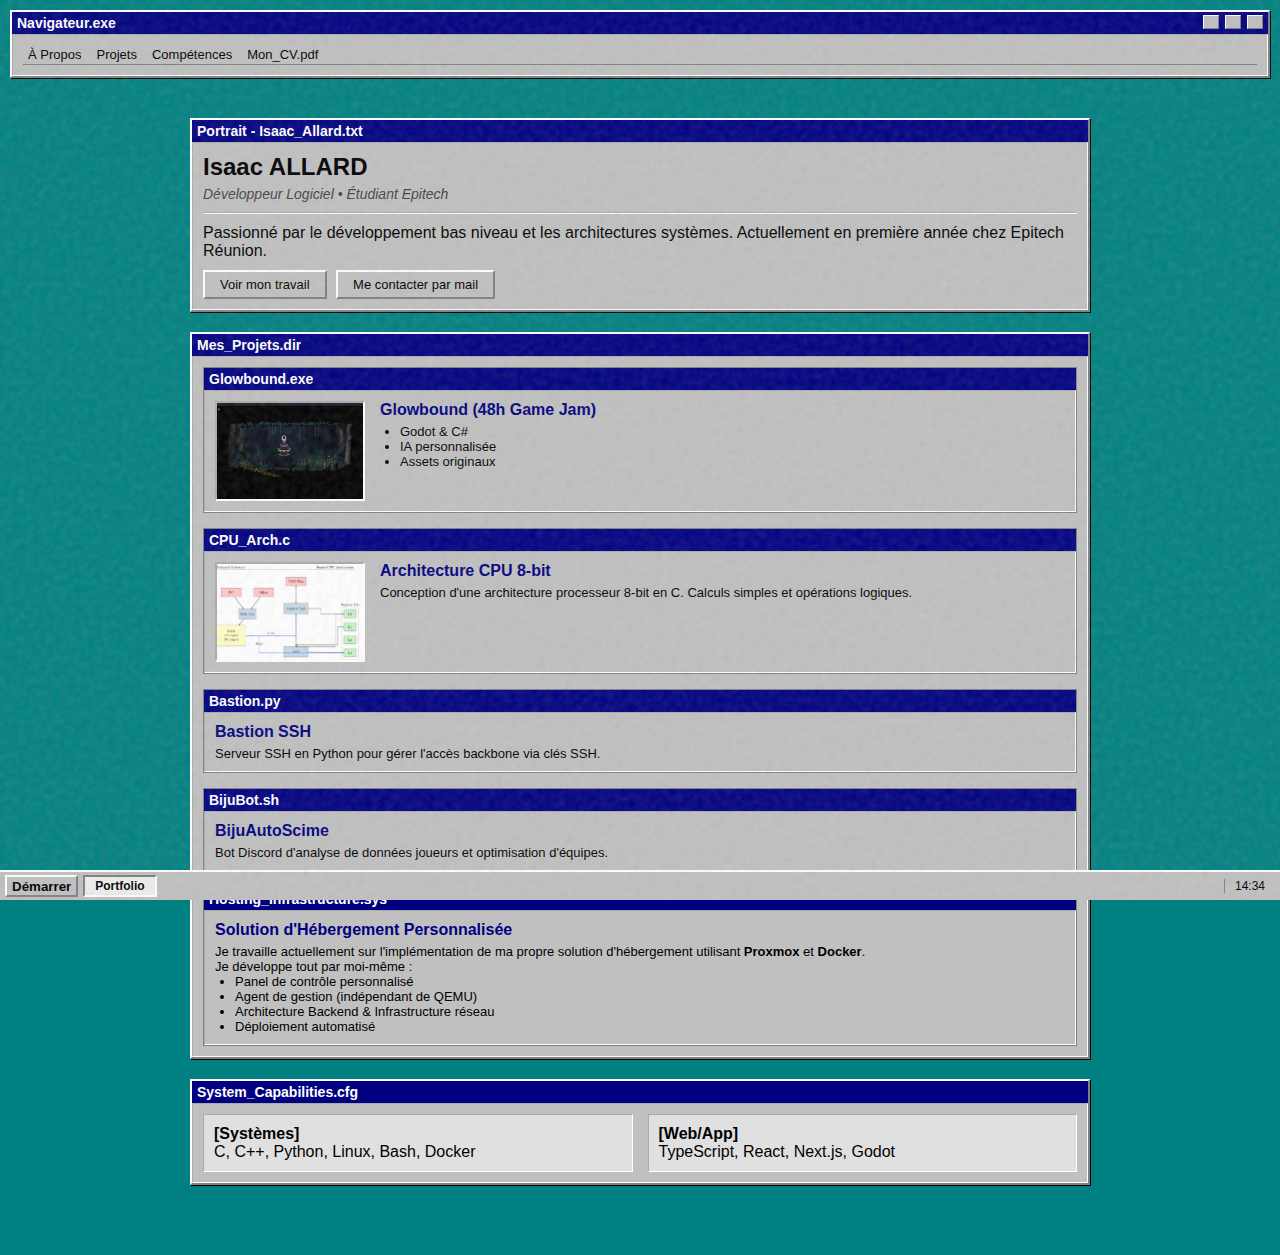
<file: index.html>
<!DOCTYPE html>
<html lang="fr">

<head>
    <meta charset="UTF-8">
    <meta name="viewport" content="width=device-width, initial-scale=1.0">
    <link rel="stylesheet" href="style.css">
    <title>Isaac Allard - Portfolio</title>
</head>

<body>
    <div id="desktop">
        <header class="window" id="main-nav">
            <div class="title-bar">
                <div class="title-bar-text">Navigateur.exe</div>
                <div class="title-bar-controls">
                    <button aria-label="Minimize"></button>
                    <button aria-label="Maximize"></button>
                    <button aria-label="Close"></button>
                </div>
            </div>
            <nav class="window-body">
                <ul class="menu-bar">
                    <li><a href="#about">À Propos</a></li>
                    <li><a href="#projects">Projets</a></li>
                    <li><a href="#skills">Compétences</a></li>
                    <li><a href="cv.html">Mon_CV.pdf</a></li>
                </ul>
            </nav>
        </header>

        <main class="container">
            <section class="window section-window" id="about">
                <div class="title-bar">
                    <div class="title-bar-text">Portrait - Isaac_Allard.txt</div>
                </div>
                <div class="window-body">
                    <h1>Isaac ALLARD</h1>
                    <p class="subtitle">Développeur Logiciel • Étudiant Epitech</p>
                    <hr>
                    <p>Passionné par le développement bas niveau et les architectures systèmes. Actuellement en première
                        année chez Epitech Réunion.</p>
                    <div class="social-links">
                        <a href="https://github.com/Arylite" target="_blank" class="retro-btn">Voir mon travail</a>
                        <a href="mailto:isaac.allard.974@hotmail.com" class="retro-btn">Me contacter par mail</a>
                    </div>
                </div>
            </section>

            <section class="window section-window" id="projects">
                <div class="title-bar">
                    <div class="title-bar-text">Mes_Projets.dir</div>
                </div>
                <div class="window-body">
                    <div class="projects-list">
                        <article class="project-window">
                            <div class="title-bar">
                                <div class="title-bar-text">Glowbound.exe</div>
                            </div>
                            <div class="window-body">
                                <div class="project-content">
                                    <div class="project-image">
                                        <img src="assets/glowbound.png" alt="Glowbound Screenshot">
                                    </div>
                                    <div class="project-info">
                                        <h3>Glowbound (48h Game Jam)</h3>
                                        <ul>
                                            <li>Godot & C#</li>
                                            <li>IA personnalisée</li>
                                            <li>Assets originaux</li>
                                        </ul>
                                    </div>
                                </div>
                            </div>
                        </article>

                        <article class="project-window">
                            <div class="title-bar">
                                <div class="title-bar-text">CPU_Arch.c</div>
                            </div>
                            <div class="window-body">
                                <div class="project-content">
                                    <div class="project-image">
                                        <img src="assets/cpu.png" alt="CPU Arch Screenshot">
                                    </div>
                                    <div class="project-info">
                                        <h3>Architecture CPU 8-bit</h3>
                                        <p>Conception d'une architecture processeur 8-bit en C. Calculs simples et
                                            opérations logiques.</p>
                                    </div>
                                </div>
                            </div>
                        </article>

                        <article class="project-window">
                            <div class="title-bar">
                                <div class="title-bar-text">Bastion.py</div>
                            </div>
                            <div class="window-body">
                                <div class="project-content">
                                    <div class="project-info">
                                        <h3>Bastion SSH</h3>
                                        <p>Serveur SSH en Python pour gérer l'accès backbone via clés SSH.</p>
                                    </div>
                                </div>
                            </div>
                        </article>

                        <article class="project-window">
                            <div class="title-bar">
                                <div class="title-bar-text">BijuBot.sh</div>
                            </div>
                            <div class="window-body">
                                <div class="project-content">
                                    <div class="project-info">
                                        <h3>BijuAutoScime</h3>
                                        <p>Bot Discord d'analyse de données joueurs et optimisation d'équipes.</p>
                                    </div>
                                </div>
                            </div>
                        </article>

                        <article class="project-window">
                            <div class="title-bar">
                                <div class="title-bar-text">Hosting_Infrastructure.sys</div>
                            </div>
                            <div class="window-body">
                                <div class="project-content">
                                    <div class="project-info">
                                        <h3>Solution d'Hébergement Personnalisée</h3>
                                        <p>Je travaille actuellement sur l'implémentation de ma propre solution
                                            d'hébergement utilisant <strong>Proxmox</strong> et <strong>Docker</strong>.
                                        </p>
                                        <p>Je développe tout par moi-même :</p>
                                        <ul>
                                            <li>Panel de contrôle personnalisé</li>
                                            <li>Agent de gestion (indépendant de QEMU)</li>
                                            <li>Architecture Backend & Infrastructure réseau</li>
                                            <li>Déploiement automatisé</li>
                                        </ul>
                                    </div>
                                </div>
                            </div>
                        </article>
                    </div>
                </div>
            </section>

            <section class="window section-window" id="skills">
                <div class="title-bar">
                    <div class="title-bar-text">System_Capabilities.cfg</div>
                </div>
                <div class="window-body">
                    <div class="skills-grid">
                        <div class="skill-group">
                            <strong>[Systèmes]</strong>
                            <p>C, C++, Python, Linux, Bash, Docker</p>
                        </div>
                        <div class="skill-group">
                            <strong>[Web/App]</strong>
                            <p>TypeScript, React, Next.js, Godot</p>
                        </div>
                    </div>
                </div>
            </section>
        </main>

        <footer class="taskbar">
            <button class="start-button">Démarrer</button>
            <div class="taskbar-items">
                <div class="taskbar-item active">Portfolio</div>
            </div>
            <div class="clock" id="clock">12:00</div>
        </footer>
    </div>

    <script>
        function updateClock() {
            const now = new Date();
            document.getElementById('clock').innerText = now.getHours().toString().padStart(2, '0') + ':' + now.getMinutes().toString().padStart(2, '0');
        }
        setInterval(updateClock, 1000);
        updateClock();
    </script>
</body>

</html>
</file>
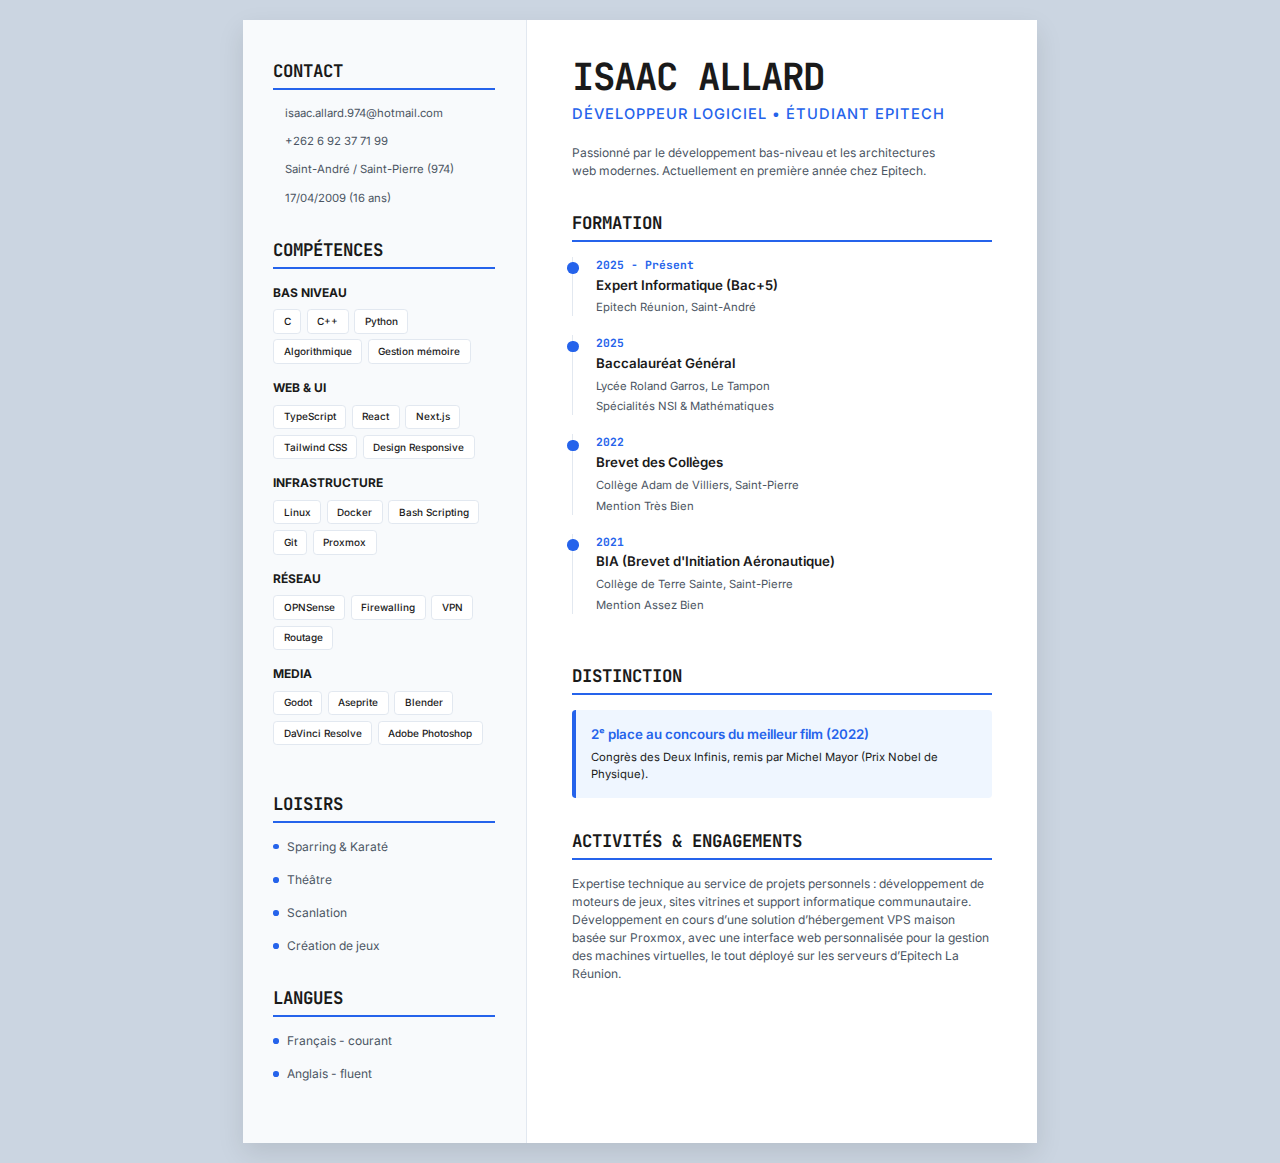
<file: cv.html>
<!DOCTYPE html>
<html lang="fr">

<head>
    <meta charset="UTF-8">
    <meta name="viewport" content="width=device-width, initial-scale=1.0">
    <title>CV - Isaac ALLARD</title>
    <link rel="stylesheet" href="https://use.hugeicons.com/font/icons.css">
    <style>
        @import url('https://fonts.googleapis.com/css2?family=Inter:wght@300;400;500;600;700&family=JetBrains+Mono:wght@400;700&display=swap');

        :root {
            --primary: #1a1a1a;
            --secondary: #4b5563;
            --accent: #2563eb;
            --bg: #ffffff;
            --sidebar-bg: #f8fafc;
            --border: #e2e8f0;
        }

        * {
            margin: 0;
            padding: 0;
            box-sizing: border-box;
        }

        @page {
            size: A4;
            margin: 0;
        }

        @media print {
            body {
                -webkit-print-color-adjust: exact;
                print-color-adjust: exact;
            }
        }

        body {
            font-family: 'Inter', sans-serif;
            background: #cbd5e1;
            color: var(--primary);
            line-height: 1.5;
            -webkit-font-smoothing: antialiased;
        }

        .page {
            width: 210mm;
            height: 297mm;
            margin: 20px auto;
            background: white;
            display: flex;
            box-shadow: 0 10px 25px rgba(0, 0, 0, 0.1);
            position: relative;
            overflow: hidden;
        }

        @media print {
            .page {
                margin: 0;
                box-shadow: none;
            }
        }

        /* Sidebar */
        .sidebar {
            width: 75mm;
            background: var(--sidebar-bg);
            padding: 10mm 8mm;
            border-right: 1px solid var(--border);
            display: flex;
            flex-direction: column;
            gap: 8mm;
        }

        /* Main Content */
        .main {
            flex: 1;
            padding: 10mm 12mm;
            display: flex;
            flex-direction: column;
            gap: 8mm;
        }

        /* Typography */
        h1 {
            font-family: 'JetBrains Mono', monospace;
            font-size: 28pt;
            font-weight: 700;
            text-transform: uppercase;
            line-height: 1;
            letter-spacing: -1px;
            color: var(--primary);
            margin-bottom: 2mm;
        }

        .subtitle {
            font-size: 11pt;
            font-weight: 500;
            color: var(--accent);
            text-transform: uppercase;
            letter-spacing: 1px;
            margin-bottom: 5mm;
        }

        h2 {
            font-family: 'JetBrains Mono', monospace;
            font-size: 13pt;
            font-weight: 700;
            text-transform: uppercase;
            border-bottom: 2px solid var(--accent);
            padding-bottom: 1mm;
            margin-bottom: 4mm;
            display: flex;
            align-items: center;
            gap: 2mm;
        }

        h3 {
            font-size: 10pt;
            font-weight: 600;
            margin-bottom: 1mm;
        }

        /* Contact Items */
        .contact-list {
            display: flex;
            flex-direction: column;
            gap: 3mm;
        }

        .contact-item {
            display: flex;
            align-items: flex-start;
            gap: 3mm;
            font-size: 8.5pt;
            color: var(--secondary);
        }

        .contact-icon {
            color: var(--accent);
            font-size: 10pt;
            margin-top: 1px;
        }

        /* Skills */
        .skill-group {
            margin-bottom: 4mm;
        }

        .skill-group-title {
            font-size: 9pt;
            font-weight: 700;
            margin-bottom: 2mm;
            text-transform: uppercase;
            color: var(--primary);
        }

        .skill-tags {
            display: flex;
            flex-wrap: wrap;
            gap: 1.5mm;
        }

        .skill-tag {
            background: #fff;
            border: 1px solid var(--border);
            padding: 1mm 2.5mm;
            border-radius: 1mm;
            font-size: 7.5pt;
            font-weight: 500;
        }

        /* Education & Experience */
        .timeline-item {
            position: relative;
            padding-left: 6mm;
            margin-bottom: 5mm;
            border-left: 1px solid var(--border);
        }

        .timeline-item::before {
            content: '';
            position: absolute;
            left: -1.5mm;
            top: 1.5mm;
            width: 3mm;
            height: 3mm;
            background: var(--accent);
            border-radius: 50%;
        }

        .date {
            font-family: 'JetBrains Mono', monospace;
            font-size: 8.5pt;
            font-weight: 700;
            color: var(--accent);
            margin-bottom: 0.5mm;
        }

        .institution {
            font-size: 8.5pt;
            color: var(--secondary);
            font-weight: 400;
        }

        .description {
            font-size: 8.5pt;
            margin-top: 1mm;
            color: var(--secondary);
        }

        /* Distinction Box */
        .distinction-card {
            background: #eff6ff;
            border-left: 4px solid var(--accent);
            padding: 4mm;
            border-radius: 1mm;
        }

        .distinction-card h3 {
            color: var(--accent);
            margin-bottom: 1mm;
        }

        .distinction-card p {
            font-size: 8.5pt;
            color: var(--primary);
        }

        /* Interests */
        .interests-grid {
            display: grid;
            grid-template-columns: 1fr;
            gap: 4mm;
        }

        .interest-item {
            display: flex;
            align-items: center;
            gap: 2mm;
            font-size: 9pt;
            color: var(--secondary);
        }

        .interest-dot {
            width: 1.5mm;
            height: 1.5mm;
            background: var(--accent);
            border-radius: 50%;
        }

        .footer {
            position: absolute;
            bottom: 5mm;
            right: 12mm;
            font-size: 7pt;
            color: #94a3b8;
        }
    </style>
</head>

<body>
    <div class="page">
        <aside class="sidebar">
            <div class="section">
                <h2>Contact</h2>
                <div class="contact-list">
                    <div class="contact-item">
                        <i class="hgi-stroke hgi-mail-01 contact-icon"></i>
                        <span>isaac.allard.974@hotmail.com</span>
                    </div>
                    <div class="contact-item">
                        <i class="hgi-stroke hgi-call contact-icon"></i>
                        <span>+262 6 92 37 71 99</span>
                    </div>
                    <div class="contact-item">
                        <i class="hgi-stroke hgi-location-03 contact-icon"></i>
                        <span>Saint-André / Saint-Pierre (974)</span>
                    </div>
                    <div class="contact-item">
                        <i class="contact-icon hgi-stroke hgi-calendar-01"></i>
                        <span>17/04/2009 (16 ans)</span>
                    </div>
                </div>
            </div>

            <div class="section">
                <h2>Compétences</h2>
                <div class="skill-group">
                    <div class="skill-group-title">Bas Niveau</div>
                    <div class="skill-tags">
                        <span class="skill-tag">C</span>
                        <span class="skill-tag">C++</span>
                        <span class="skill-tag">Python</span>
                        <span class="skill-tag">Algorithmique</span>
                        <span class="skill-tag">Gestion mémoire</span>
                    </div>
                </div>
                <div class="skill-group">
                    <div class="skill-group-title">Web & UI</div>
                    <div class="skill-tags">
                        <span class="skill-tag">TypeScript</span>
                        <span class="skill-tag">React</span>
                        <span class="skill-tag">Next.js</span>
                        <span class="skill-tag">Tailwind CSS</span>
                        <span class="skill-tag">Design Responsive</span>
                    </div>
                </div>
                <div class="skill-group">
                    <div class="skill-group-title">Infrastructure</div>
                    <div class="skill-tags">
                        <span class="skill-tag">Linux</span>
                        <span class="skill-tag">Docker</span>
                        <span class="skill-tag">Bash Scripting</span>
                        <span class="skill-tag">Git</span>
                        <span class="skill-tag">Proxmox</span>
                    </div>
                </div>
                <div class="skill-group">
                    <div class="skill-group-title">Réseau</div>
                    <div class="skill-tags">
                        <span class="skill-tag">OPNSense</span>
                        <span class="skill-tag">Firewalling</span>
                        <span class="skill-tag">VPN</span>
                        <span class="skill-tag">Routage</span>
                    </div>
                </div>
                <div class="skill-group">
                    <div class="skill-group-title">Media</div>
                    <div class="skill-tags">
                        <span class="skill-tag">Godot</span>
                        <span class="skill-tag">Aseprite</span>
                        <span class="skill-tag">Blender</span>
                        <span class="skill-tag">DaVinci Resolve</span>
                        <span class="skill-tag">Adobe Photoshop</span>
                    </div>
                </div>
            </div>

            <div class="section">
                <h2>Loisirs</h2>
                <div class="interests-grid">
                    <div class="interest-item">
                        <div class="interest-dot"></div>Sparring & Karaté
                    </div>
                    <div class="interest-item">
                        <div class="interest-dot"></div>Théâtre
                    </div>
                    <div class="interest-item">
                        <div class="interest-dot"></div>Scanlation
                    </div>
                    <div class="interest-item">
                        <div class="interest-dot"></div>Création de jeux
                    </div>
                </div>
            </div>

            <div class="section">
                <h2>Langues</h2>
                <div class="interests-grid">
                    <div class="interest-item">
                        <div class="interest-dot"></div> Français - courant
                    </div>
                    <div class="interest-item">
                        <div class="interest-dot"></div> Anglais - fluent
                    </div>
                </div>
            </div>

        </aside>

        <main class="main">
            <header>
                <h1>Isaac ALLARD</h1>
                <div class="subtitle">Développeur Logiciel • Étudiant Epitech</div>
                <p style="font-size: 9pt; color: var(--secondary); max-width: 90%;">
                    Passionné par le développement bas-niveau et les architectures web modernes.
                    Actuellement en première année chez Epitech.
                </p>
            </header>

            <section>
                <h2>Formation</h2>
                <div class="timeline">
                    <div class="timeline-item">
                        <div class="date">2025 - Présent</div>
                        <h3>Expert Informatique (Bac+5)</h3>
                        <div class="institution">Epitech Réunion, Saint-André</div>
                    </div>
                    <div class="timeline-item">
                        <div class="date">2025</div>
                        <h3>Baccalauréat Général</h3>
                        <div class="institution">Lycée Roland Garros, Le Tampon</div>
                        <div class="description">Spécialités NSI & Mathématiques</div>
                    </div>
                    <div class="timeline-item">
                        <div class="date">2022</div>
                        <h3>Brevet des Collèges</h3>
                        <div class="institution">Collège Adam de Villiers, Saint-Pierre</div>
                        <div class="description">Mention Très Bien</div>
                    </div>
                    <div class="timeline-item">
                        <div class="date">2021</div>
                        <h3>BIA (Brevet d'Initiation Aéronautique)</h3>
                        <div class="institution">Collège de Terre Sainte, Saint-Pierre</div>
                        <div class="description">Mention Assez Bien</div>
                    </div>
                </div>
            </section>

            <section>
                <h2>Distinction</h2>
                <div class="distinction-card">
                    <h3>2ᵉ place au concours du meilleur film (2022)</h3>
                    <p>Congrès des Deux Infinis, remis par Michel Mayor (Prix Nobel de Physique).</p>
                </div>
            </section>

            <section>
                <h2>Activités & Engagements</h2>
                <p style="font-size: 9pt; color: var(--secondary);">
                    Expertise technique au service de projets personnels : développement de moteurs de jeux,
                    sites vitrines et support informatique communautaire.
                </p>
                <p style="font-size: 9pt; color: var(--secondary);">
                    Développement en cours d’une solution d’hébergement VPS maison basée sur Proxmox, avec une interface
                    web personnalisée pour la gestion des machines virtuelles, le tout déployé sur les serveurs
                    d’Epitech La Réunion.
                </p>

            </section>
        </main>
    </div>
</body>

</html>
</file>
<file: style.css>
:root {
    --win-bg: #c0c0c0;
    --win-white: #ffffff;
    --win-gray: #808080;
    --win-blue: #000080;
    --win-blue-light: #0000ff;
    --win-black: #000000;
}

* {
    margin: 0;
    padding: 0;
    box-sizing: border-box;
    font-family: Arial, "MS Sans Serif", sans-serif;
}

body {
    background-color: #008080;
    color: var(--win-black);
    overflow-x: hidden;
    padding-bottom: 40px;
    position: relative;
}

body::before {
    content: "";
    position: fixed;
    top: 0;
    left: 0;
    width: 100%;
    height: 100%;
    background: url("data:image/svg+xml,%3Csvg viewBox='0 0 200 200' xmlns='http://www.w3.org/2000/svg'%3E%3Cfilter id='noiseFilter'%3E%3CfeTurbulence type='fractalNoise' baseFrequency='0.65' numOctaves='3' stitchTiles='stitch'/%3E%3C/filter%3E%3Crect width='100%25' height='100%25' filter='url(%23noiseFilter)'/%3E%3C/svg%3E");
    opacity: 0.15;
    pointer-events: none;
    z-index: 9999;
}

#desktop {
    width: 100%;
    min-height: 100vh;
    padding: 10px;
    display: flex;
    flex-direction: column;
    gap: 20px;
}

.window {
    background: var(--win-bg);
    border: 2px solid;
    border-color: var(--win-white) var(--win-gray) var(--win-gray) var(--win-white);
    box-shadow: 1px 1px 0 0 var(--win-black);
    margin-bottom: 20px;
}

.title-bar {
    background: var(--win-blue);
    padding: 3px 5px;
    display: flex;
    justify-content: space-between;
    align-items: center;
    color: var(--win-white);
    font-weight: bold;
    font-size: 14px;
}

.title-bar-text {
    overflow: hidden;
    text-overflow: ellipsis;
    white-space: nowrap;
}

.title-bar-controls button {
    width: 16px;
    height: 14px;
    background: var(--win-bg);
    border: 1px solid;
    border-color: var(--win-white) var(--win-gray) var(--win-gray) var(--win-white);
    margin-left: 2px;
    cursor: pointer;
}

.window-body {
    padding: 10px;
    border: 1px inset var(--win-white);
}

.menu-bar {
    list-style: none;
    display: flex;
    gap: 15px;
    padding: 2px 5px;
    border-bottom: 1px solid var(--win-gray);
    font-size: 13px;
}

.menu-bar li a {
    text-decoration: none;
    color: var(--win-black);
}

.menu-bar li a:hover {
    background: var(--win-blue);
    color: var(--win-white);
}

h1 { font-size: 24px; margin-bottom: 5px; }
.subtitle { font-size: 14px; color: #444; font-style: italic; margin-bottom: 10px; }
hr { border: 1px inset var(--win-white); margin: 10px 0; }

.container {
    max-width: 900px;
    margin: 0 auto;
    width: 100%;
}

.projects-list {
    display: grid;
    grid-template-columns: 1fr;
    gap: 15px;
}

.project-window {
    background: var(--win-bg);
    border: 1px solid var(--win-gray);
}

.project-content {
    display: flex;
    gap: 15px;
    align-items: flex-start;
}

.project-image {
    width: 150px;
    height: 100px;
    border: 2px inset var(--win-white);
    background: #000;
    flex-shrink: 0;
    overflow: hidden;
}

.project-image img {
    width: 100%;
    height: 100%;
    object-fit: cover;
}

.project-info h3 { font-size: 16px; margin-bottom: 5px; color: var(--win-blue); }
.project-info p, .project-info ul { font-size: 13px; }
.project-info ul { padding-left: 20px; }

.skills-grid {
    display: grid;
    grid-template-columns: repeat(auto-fit, minmax(200px, 1fr));
    gap: 15px;
}

.skill-group {
    padding: 10px;
    border: 1px inset var(--win-white);
    background: #e0e0e0;
}

.retro-btn {
    display: inline-block;
    padding: 5px 15px;
    background: var(--win-bg);
    border: 2px solid;
    border-color: var(--win-white) var(--win-gray) var(--win-gray) var(--win-white);
    text-decoration: none;
    color: var(--win-black);
    font-size: 13px;
    margin-right: 5px;
    margin-top: 10px;
}

.retro-btn:active {
    border-color: var(--win-gray) var(--win-white) var(--win-white) var(--win-gray);
}

.taskbar {
    position: fixed;
    bottom: 0;
    left: 0;
    right: 0;
    height: 30px;
    background: var(--win-bg);
    border-top: 2px solid var(--win-white);
    display: flex;
    align-items: center;
    padding: 0 5px;
    gap: 5px;
    z-index: 1000;
}

.start-button {
    height: 22px;
    padding: 0 5px;
    font-weight: bold;
    background: var(--win-bg);
    border: 2px solid;
    border-color: var(--win-white) var(--win-gray) var(--win-gray) var(--win-white);
    display: flex;
    align-items: center;
    gap: 3px;
    cursor: pointer;
}

.taskbar-item {
    height: 22px;
    padding: 0 10px;
    border: 2px solid;
    border-color: var(--win-gray) var(--win-white) var(--win-white) var(--win-gray);
    background: #d4d4d4;
    font-size: 12px;
    display: flex;
    align-items: center;
}

.taskbar-item.active {
    background: #eee;
    font-weight: bold;
}

.clock {
    padding: 0 10px;
    border-left: 1px solid var(--win-gray);
    margin-left: auto;
    font-size: 12px;
}

@media (max-width: 600px) {
    .project-content { flex-direction: column; }
    .project-image { width: 100%; height: 150px; }
}
</file>
